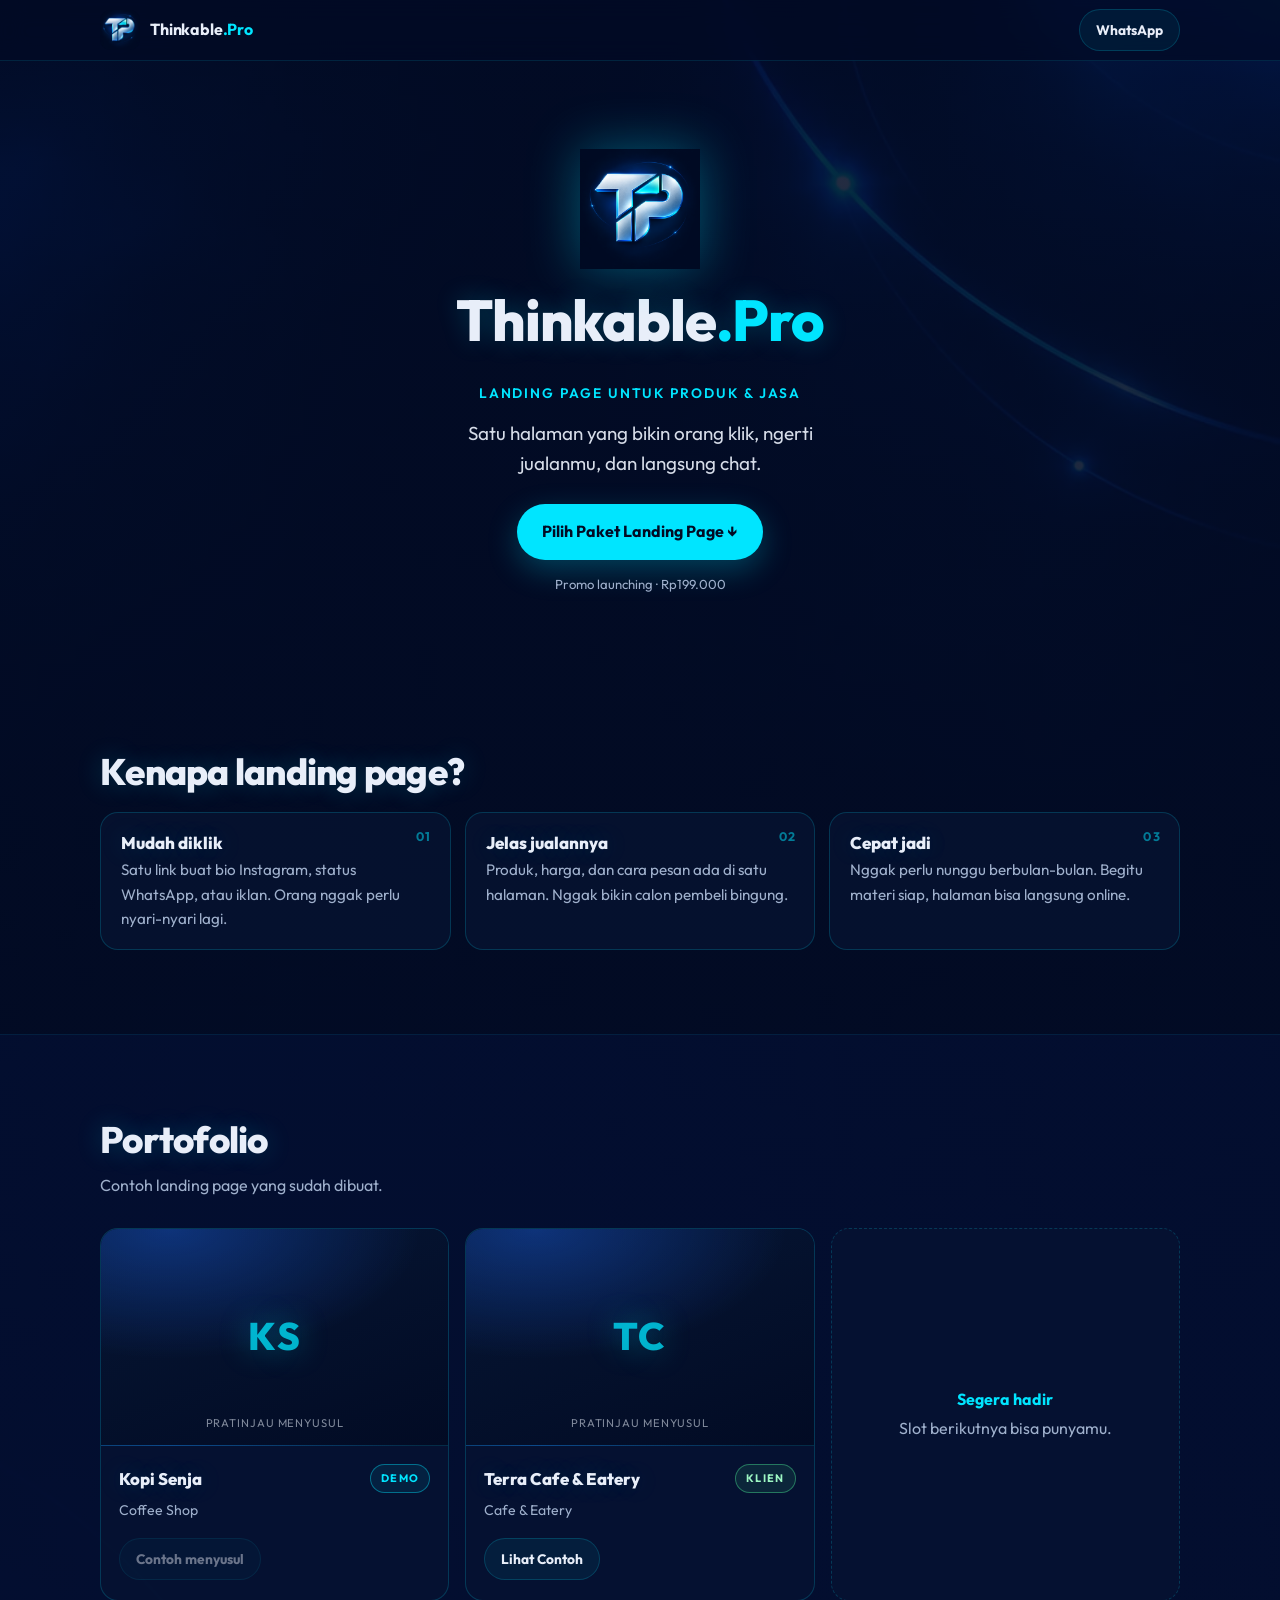
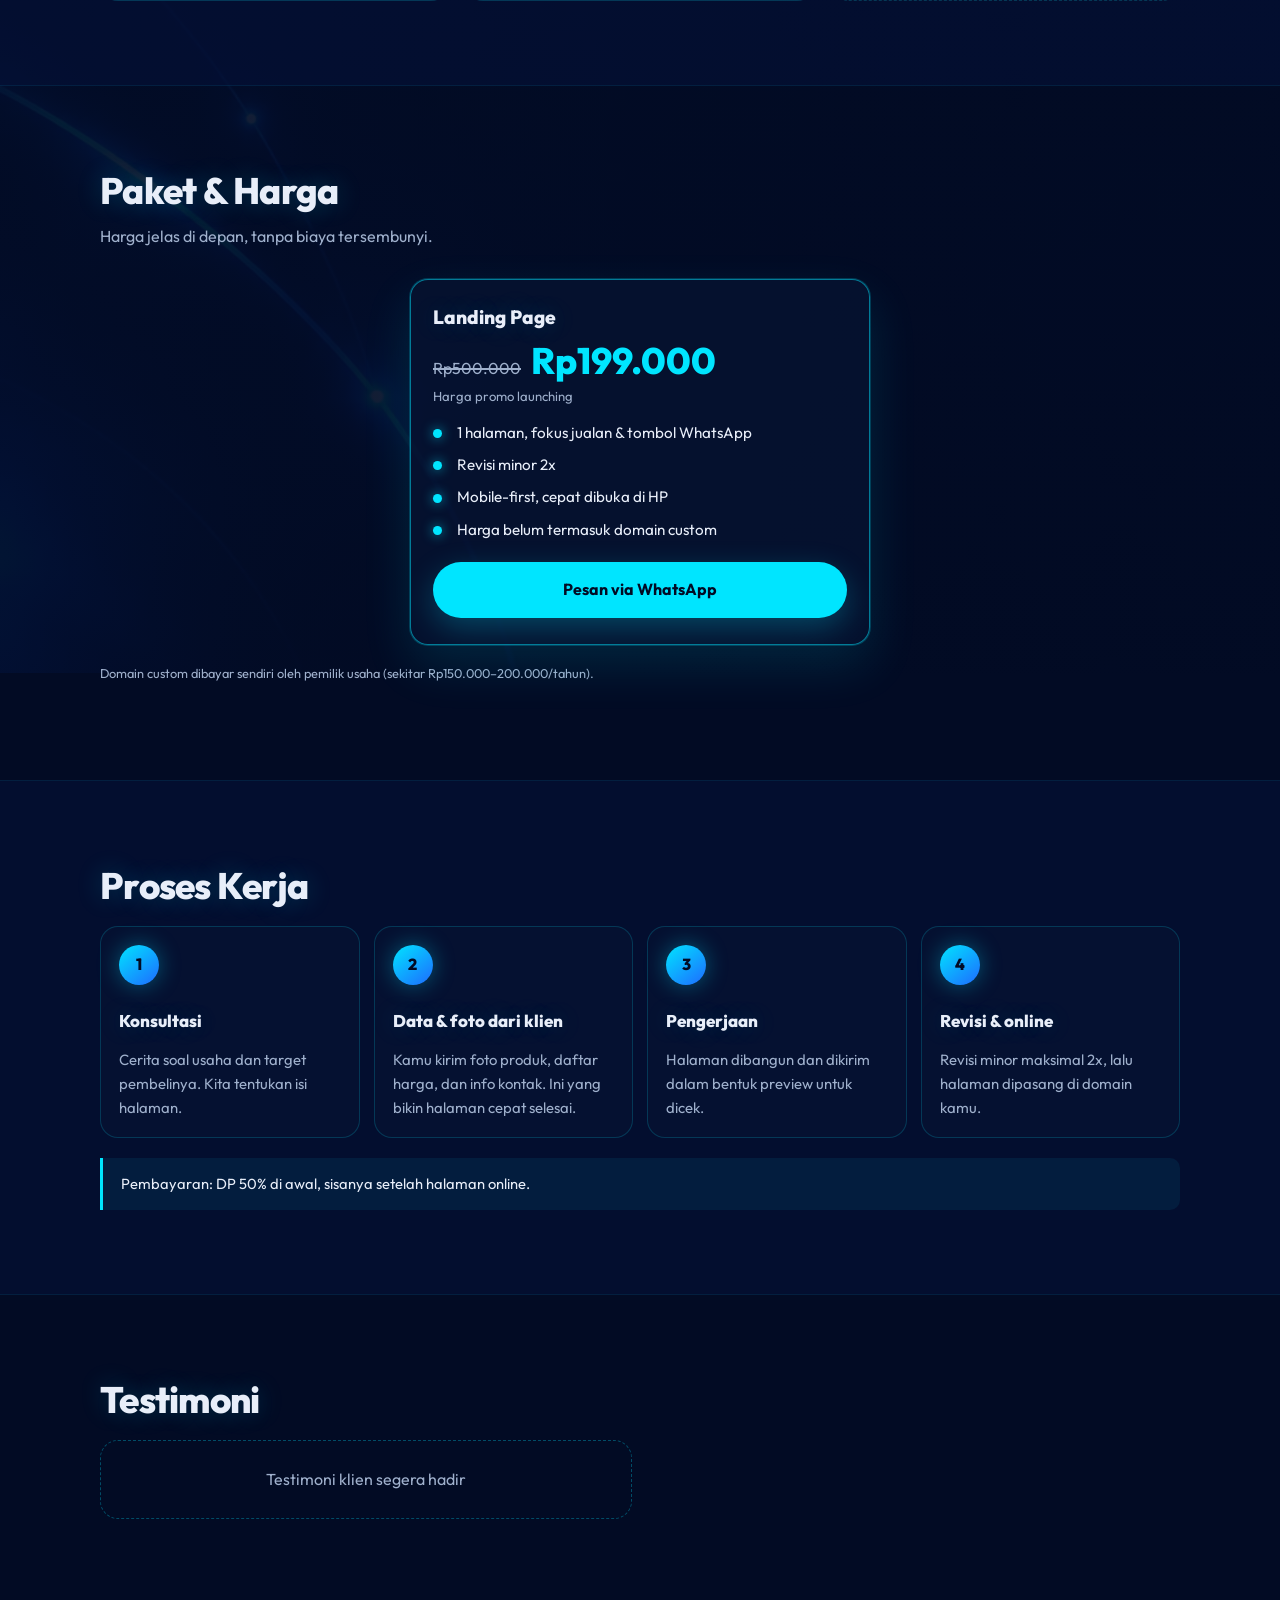
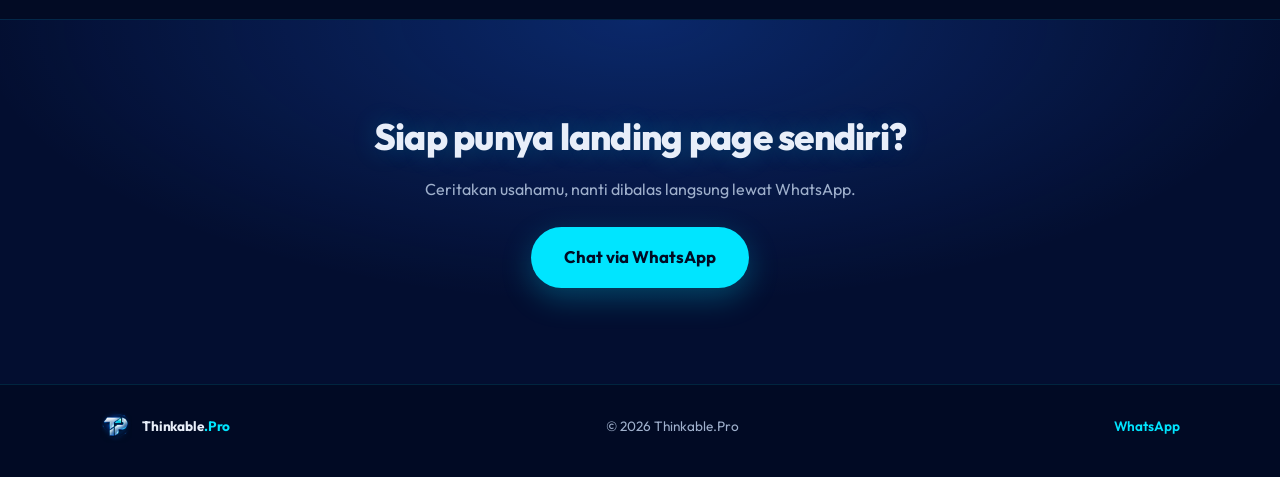
<file: index.html>
<!DOCTYPE html>
<html lang="id">
<head>
  <meta charset="UTF-8" />
  <meta name="viewport" content="width=device-width, initial-scale=1.0" />
  <title>Thinkable.Pro — Landing Page untuk Produk & Jasa</title>
  <meta name="description" content="Jasa pembuatan landing page untuk produk dan jasa. Satu halaman, jelas jualannya, tombol WhatsApp langsung. Mulai Rp199.000." />
  <meta name="theme-color" content="#020B24" />

  <meta property="og:type" content="website" />
  <meta property="og:title" content="Thinkable.Pro — Landing Page untuk Produk & Jasa" />
  <meta property="og:description" content="Landing page yang bikin orang klik, ngerti, dan langsung chat kamu. Mulai Rp199.000." />
  <meta property="og:image" content="assets/banner.png" />
  <meta name="twitter:card" content="summary_large_image" />

  <link rel="icon" type="image/png" href="assets/logo.png" />
  <link rel="apple-touch-icon" href="assets/logo.png" />

  <link rel="preconnect" href="https://fonts.googleapis.com" />
  <link rel="preconnect" href="https://fonts.gstatic.com" crossorigin />
  <link href="https://fonts.googleapis.com/css2?family=Outfit:wght@300;400;600;700;800&display=swap" rel="stylesheet" />

  <link rel="stylesheet" href="style.css" />
</head>
<body>
  <a class="skip-link" href="#main">Langsung ke konten</a>

  <header class="site-header">
    <div class="wrap header-inner">
      <a class="brand" href="#hero" aria-label="Thinkable.Pro, kembali ke atas">
        <img src="assets/logo.png" alt="Logo Thinkable.Pro" width="40" height="40" />
        <span>Thinkable<span class="dot">.Pro</span></span>
      </a>
      <a class="btn btn-ghost btn-sm" data-wa href="#" target="_blank" rel="noopener noreferrer">
        WhatsApp
      </a>
    </div>
  </header>

  <main id="main">
    <!-- 1. HERO -->
    <section id="hero" class="hero">
      <div class="wrap hero-inner">
        <img class="hero-logo" src="assets/logo.png" alt="Logo Thinkable.Pro" width="120" height="120" />
        <h1>Thinkable<span class="dot">.Pro</span></h1>
        <p class="tagline">Landing Page untuk Produk &amp; Jasa</p>
        <p class="promise">Satu halaman yang bikin orang klik, ngerti jualanmu, dan langsung chat.</p>
        <a class="btn btn-primary" href="#paket">Pilih Paket Landing Page ↓</a>
        <p class="hero-note">Promo launching · Rp199.000</p>
      </div>
    </section>

    <!-- 2. KENAPA LANDING PAGE -->
    <section id="kenapa" class="section">
      <div class="wrap">
        <h2>Kenapa landing page?</h2>
        <ul class="reasons">
          <li class="reason reveal">
            <span class="reason-num">01</span>
            <h3>Mudah diklik</h3>
            <p>Satu link buat bio Instagram, status WhatsApp, atau iklan. Orang nggak perlu nyari-nyari lagi.</p>
          </li>
          <li class="reason reveal">
            <span class="reason-num">02</span>
            <h3>Jelas jualannya</h3>
            <p>Produk, harga, dan cara pesan ada di satu halaman. Nggak bikin calon pembeli bingung.</p>
          </li>
          <li class="reason reveal">
            <span class="reason-num">03</span>
            <h3>Cepat jadi</h3>
            <p>Nggak perlu nunggu berbulan-bulan. Begitu materi siap, halaman bisa langsung online.</p>
          </li>
        </ul>
      </div>
    </section>

    <!-- 3. PORTOFOLIO -->
    <section id="portofolio" class="section section-alt">
      <div class="wrap">
        <h2>Portofolio</h2>
        <p class="section-sub">Contoh landing page yang sudah dibuat.</p>
        <div id="projects-grid" class="grid grid-3"></div>
      </div>
    </section>

    <!-- 4. PAKET & HARGA -->
    <section id="paket" class="section">
      <div class="wrap">
        <h2>Paket &amp; Harga</h2>
        <p class="section-sub">Harga jelas di depan, tanpa biaya tersembunyi.</p>
        <div id="packages-grid" class="grid grid-2"></div>
        <p class="fineprint">Domain custom dibayar sendiri oleh pemilik usaha (sekitar Rp150.000–200.000/tahun).</p>
      </div>
    </section>

    <!-- 5. PROSES KERJA -->
    <section id="proses" class="section section-alt">
      <div class="wrap">
        <h2>Proses Kerja</h2>
        <ol class="steps">
          <li class="step reveal">
            <span class="step-num">1</span>
            <h3>Konsultasi</h3>
            <p>Cerita soal usaha dan target pembelinya. Kita tentukan isi halaman.</p>
          </li>
          <li class="step reveal">
            <span class="step-num">2</span>
            <h3>Data &amp; foto dari klien</h3>
            <p>Kamu kirim foto produk, daftar harga, dan info kontak. Ini yang bikin halaman cepat selesai.</p>
          </li>
          <li class="step reveal">
            <span class="step-num">3</span>
            <h3>Pengerjaan</h3>
            <p>Halaman dibangun dan dikirim dalam bentuk preview untuk dicek.</p>
          </li>
          <li class="step reveal">
            <span class="step-num">4</span>
            <h3>Revisi &amp; online</h3>
            <p>Revisi minor maksimal 2x, lalu halaman dipasang di domain kamu.</p>
          </li>
        </ol>
        <p class="dp-note">Pembayaran: DP 50% di awal, sisanya setelah halaman online.</p>
      </div>
    </section>

    <!-- 6. TESTIMONI -->
    <section id="testimoni" class="section">
      <div class="wrap">
        <h2>Testimoni</h2>
        <div id="testimonials" class="testimonials"></div>
      </div>
    </section>

    <!-- 7. CTA PENUTUP -->
    <section class="cta-final">
      <div class="wrap">
        <h2>Siap punya landing page sendiri?</h2>
        <p>Ceritakan usahamu, nanti dibalas langsung lewat WhatsApp.</p>
        <a class="btn btn-primary btn-lg" data-wa href="#" target="_blank" rel="noopener noreferrer">
          Chat via WhatsApp
        </a>
      </div>
    </section>
  </main>

  <footer class="site-footer">
    <div class="wrap footer-inner">
      <a class="brand" href="#hero" aria-label="Thinkable.Pro">
        <img src="assets/logo.png" alt="" width="32" height="32" />
        <span>Thinkable<span class="dot">.Pro</span></span>
      </a>
      <p class="copyright">© <span id="year">2026</span> Thinkable.Pro</p>
      <a class="footer-wa" data-wa href="#" target="_blank" rel="noopener noreferrer">WhatsApp</a>
    </div>
  </footer>

  <script src="config.js"></script>
  <script src="script.js"></script>
</body>
</html>
</file>
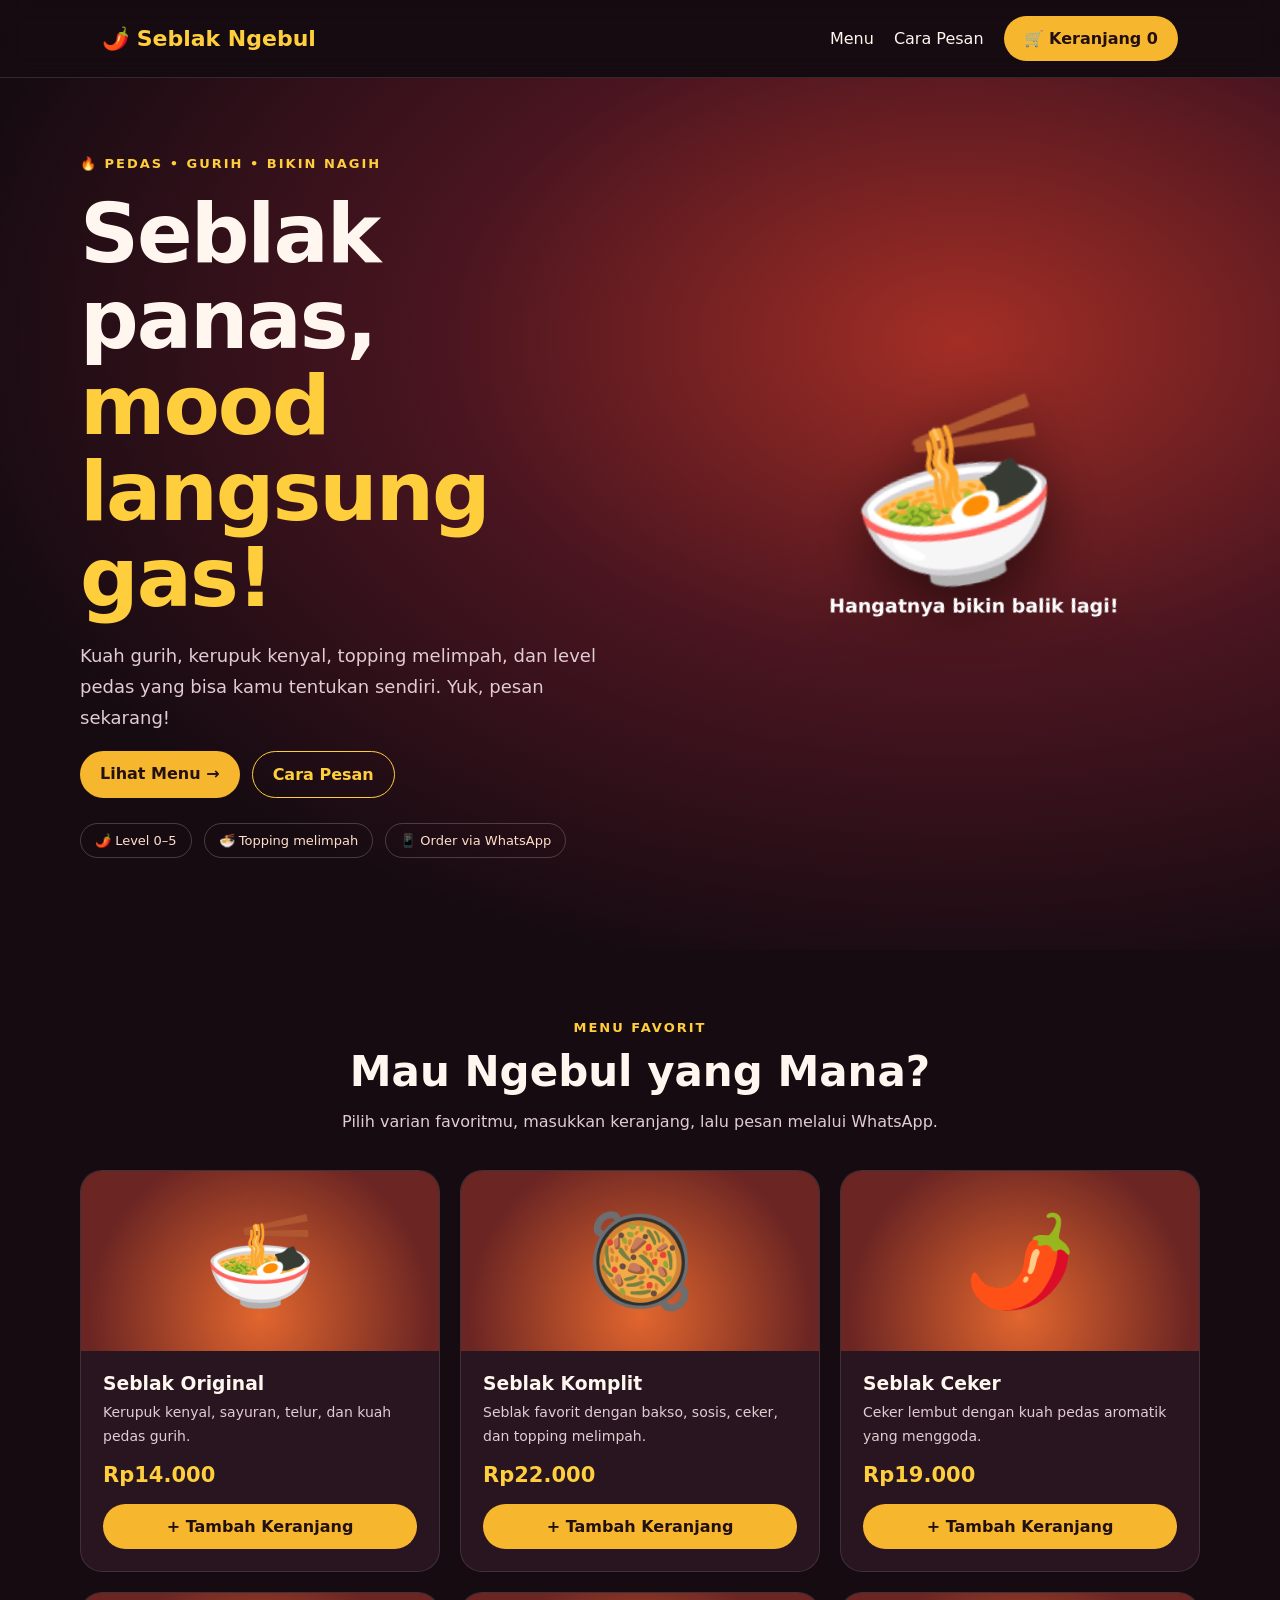
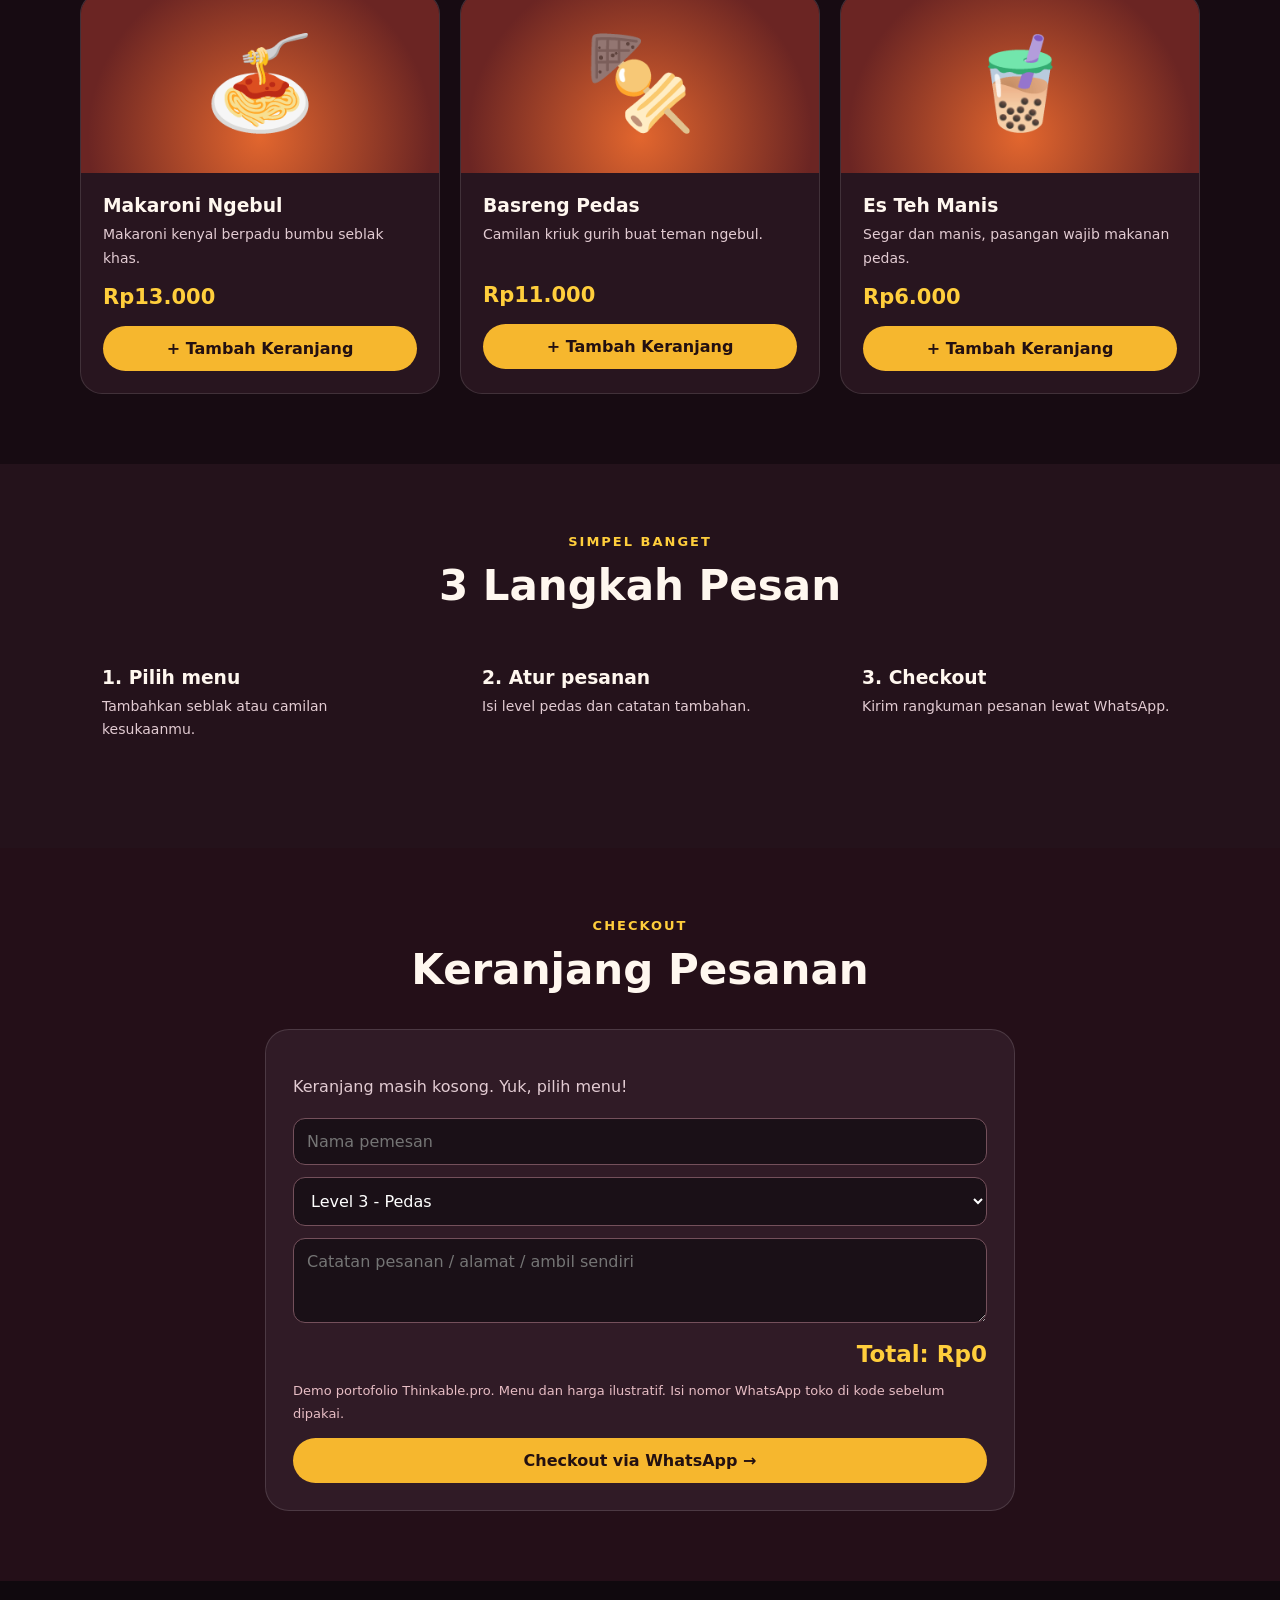
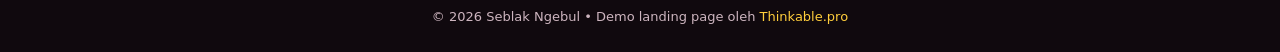
<file: demos/seblak-ngebul/index.html>
<!doctype html>
<html lang="id"><head><meta charset="utf-8"><meta name="viewport" content="width=device-width,initial-scale=1"><meta name="theme-color" content="#170b12"><meta name="description" content="Seblak Ngebul - seblak pedas, gurih, dan bikin nagih. Demo landing page kuliner dari Thinkable.pro"><title>Seblak Ngebul | Pedasnya Nendang!</title><style>
:root{font-family:Inter,system-ui,Arial,sans-serif;color:#fff7ef;background:#170b12}*{box-sizing:border-box}body{margin:0}a{color:inherit;text-decoration:none}button{font:inherit;cursor:pointer}header{position:sticky;top:0;z-index:5;background:#170b12e8;backdrop-filter:blur(12px);border-bottom:1px solid #ffffff20}.nav{max-width:1120px;margin:auto;padding:16px 22px;display:flex;align-items:center;justify-content:space-between;gap:16px}.logo{font-weight:900;font-size:22px;color:#ffce3c}.navlinks{display:flex;gap:20px;align-items:center}.btn{border:0;background:#f6b72e;color:#231011;padding:13px 20px;border-radius:999px;font-weight:800;display:inline-block}.btn:hover{background:#ffda63}.outline{background:transparent;border:1px solid #ffce3c;color:#ffce3c}.hero{background:radial-gradient(ellipse at 75% 30%,#a32e25 0%,#4a1520 38%,#170b12 75%);padding:78px 22px 92px}.wrap{max-width:1120px;margin:auto}.heroGrid{display:grid;grid-template-columns:1.1fr .9fr;align-items:center;gap:38px}.eyebrow{color:#ffce3c;font-size:13px;text-transform:uppercase;letter-spacing:2px;font-weight:800}h1{font-size:clamp(44px,6.5vw,82px);letter-spacing:-2px;line-height:1.05;margin:20px 0}h1 span{color:#ffce3c}p{line-height:1.7;color:#e2cbd2}.hero p{max-width:550px;font-size:18px}.heroArt{font-size:170px;text-align:center;filter:drop-shadow(0 18px 30px #0009);transform:rotate(-10deg)}.heroArt small{display:block;font-size:19px;color:#fff;font-weight:800;transform:rotate(10deg)}.chips{display:flex;gap:12px;flex-wrap:wrap;margin-top:25px}.chip{border:1px solid #ffffff33;padding:9px 14px;border-radius:999px;color:#ffdfcb;font-size:13px}section{padding:70px 22px}.sectionhead{text-align:center;margin-bottom:35px}.sectionhead h2{font-size:clamp(29px,4vw,42px);margin:12px 0}.sectionhead p{max-width:600px;margin:auto}.products{display:grid;grid-template-columns:repeat(3,1fr);gap:20px}.product{border:1px solid #ffffff1e;border-radius:22px;background:#28151f;overflow:hidden}.illustration{height:180px;background:radial-gradient(circle at 50% 80%,#e2662e,#6b2523 75%);display:flex;justify-content:center;align-items:center;font-size:90px}.content{padding:22px}.content h3{margin:0 0 7px}.content p{font-size:14px;min-height:46px;margin:0 0 14px}.price{font-weight:900;color:#ffce3c;font-size:21px;margin-bottom:17px}.content button{width:100%}#cart{background:#240f18}.cartwrap{max-width:750px;margin:auto;background:#301b26;border:1px solid #ffffff22;border-radius:24px;padding:27px}.cartitem{display:flex;align-items:center;justify-content:space-between;gap:12px;border-bottom:1px solid #ffffff21;padding:15px 0}.qty{display:flex;align-items:center;gap:12px}.qty button{background:#58313b;color:#fff;border:0;border-radius:8px;width:30px;height:30px}.fields{display:grid;gap:12px;margin:18px 0}.fields input,.fields select,.fields textarea{width:100%;background:#1a1017;color:#fff;border:1px solid #74505b;border-radius:12px;padding:13px;font:inherit}.carttotal{font-size:23px;font-weight:900;text-align:right;color:#ffce3c}.note{font-size:13px;color:#e7bdc4}.footer{background:#10090e;text-align:center;padding:28px 18px;color:#cdb5bf;font-size:13px}.footer a{color:#ffce3c}@media(max-width:760px){.navlinks a:not(.btn){display:none}.heroGrid{grid-template-columns:1fr}.hero{padding:55px 22px}.heroArt{font-size:110px}.products{grid-template-columns:1fr}section{padding:50px 18px}.cartwrap{padding:18px}.nav{padding:12px 16px}.logo{font-size:19px}}
</style></head><body>
<header><nav class="nav"><a class="logo" href="#">🌶️ Seblak Ngebul</a><div class="navlinks"><a href="#menu">Menu</a><a href="#cara">Cara Pesan</a><a href="#cart" class="btn">🛒 Keranjang <span id="count">0</span></a></div></nav></header>
<main><div class="hero"><div class="wrap heroGrid"><div><div class="eyebrow">🔥 Pedas • Gurih • Bikin Nagih</div><h1>Seblak panas,<br><span>mood langsung gas!</span></h1><p>Kuah gurih, kerupuk kenyal, topping melimpah, dan level pedas yang bisa kamu tentukan sendiri. Yuk, pesan sekarang!</p><div style="display:flex;gap:12px;flex-wrap:wrap"><a href="#menu" class="btn">Lihat Menu →</a><a href="#cara" class="btn outline">Cara Pesan</a></div><div class="chips"><span class="chip">🌶️ Level 0–5</span><span class="chip">🍜 Topping melimpah</span><span class="chip">📱 Order via WhatsApp</span></div></div><div class="heroArt" aria-label="ilustrasi mangkuk seblak">🍜<small>Hangatnya bikin balik lagi!</small></div></div></div>
<section id="menu"><div class="wrap"><div class="sectionhead"><div class="eyebrow">Menu Favorit</div><h2>Mau Ngebul yang Mana?</h2><p>Pilih varian favoritmu, masukkan keranjang, lalu pesan melalui WhatsApp.</p></div><div class="products" id="products"></div></div></section>
<section id="cara" style="background:#24121b"><div class="wrap"><div class="sectionhead"><div class="eyebrow">Simpel Banget</div><h2>3 Langkah Pesan</h2></div><div class="products"><div class="content"><h3>1. Pilih menu</h3><p>Tambahkan seblak atau camilan kesukaanmu.</p></div><div class="content"><h3>2. Atur pesanan</h3><p>Isi level pedas dan catatan tambahan.</p></div><div class="content"><h3>3. Checkout</h3><p>Kirim rangkuman pesanan lewat WhatsApp.</p></div></div></div></section>
<section id="cart"><div class="wrap"><div class="sectionhead"><div class="eyebrow">Checkout</div><h2>Keranjang Pesanan</h2></div><div class="cartwrap"><div id="cartitems"><p>Keranjang masih kosong. Yuk, pilih menu!</p></div><div class="fields"><input id="buyer" aria-label="Nama pemesan" placeholder="Nama pemesan"><select id="level" aria-label="Level pedas"><option value="0">Level 0 - Tidak pedas</option><option value="1">Level 1 - Santai</option><option value="2">Level 2 - Sedang</option><option value="3" selected>Level 3 - Pedas</option><option value="4">Level 4 - Extra pedas</option><option value="5">Level 5 - Ngebul!</option></select><textarea id="notes" rows="3" placeholder="Catatan pesanan / alamat / ambil sendiri"></textarea></div><div class="carttotal" id="total">Total: Rp0</div><p class="note">Demo portofolio Thinkable.pro. Menu dan harga ilustratif. Isi nomor WhatsApp toko di kode sebelum dipakai.</p><button id="checkout" class="btn" style="width:100%">Checkout via WhatsApp →</button></div></div></section></main>
<footer class="footer">© 2026 Seblak Ngebul • Demo landing page oleh <a href="https://thinkable.pro" target="_blank" rel="noopener">Thinkable.pro</a></footer>
<script>
const WHATSAPP_NUMBER="6287895582152"; // Ganti dengan nomor pemilik toko, format 62812...
const items=[{name:"Seblak Original",price:14000,desc:"Kerupuk kenyal, sayuran, telur, dan kuah pedas gurih.",emoji:"🍜"},{name:"Seblak Komplit",price:22000,desc:"Seblak favorit dengan bakso, sosis, ceker, dan topping melimpah.",emoji:"🥘"},{name:"Seblak Ceker",price:19000,desc:"Ceker lembut dengan kuah pedas aromatik yang menggoda.",emoji:"🌶️"},{name:"Makaroni Ngebul",price:13000,desc:"Makaroni kenyal berpadu bumbu seblak khas.",emoji:"🍝"},{name:"Basreng Pedas",price:11000,desc:"Camilan kriuk gurih buat teman ngebul.",emoji:"🍢"},{name:"Es Teh Manis",price:6000,desc:"Segar dan manis, pasangan wajib makanan pedas.",emoji:"🧋"}];
const cart={};const rupiah=n=>"Rp"+n.toLocaleString("id-ID");
document.getElementById("products").innerHTML=items.map((x,i)=>'<article class="product"><div class="illustration">'+x.emoji+'</div><div class="content"><h3>'+x.name+'</h3><p>'+x.desc+'</p><div class="price">'+rupiah(x.price)+'</div><button class="btn" onclick="add('+i+')">+ Tambah Keranjang</button></div></article>').join("");
function add(i){cart[i]=(cart[i]||0)+1;render()}function change(i,n){cart[i]=(cart[i]||0)+n;if(cart[i]<=0)delete cart[i];render()}
function render(){let total=0,count=0;let rows=Object.entries(cart).map(([k,q])=>{let x=items[k];count+=q;total+=x.price*q;return '<div class="cartitem"><div><strong>'+x.name+'</strong><div class="note">'+rupiah(x.price*q)+'</div></div><div class="qty"><button onclick="change('+k+',-1)" aria-label="Kurangi">−</button>'+q+'<button onclick="change('+k+',1)" aria-label="Tambah">+</button></div></div>'}).join("");document.getElementById("cartitems").innerHTML=rows||'<p>Keranjang masih kosong. Yuk, pilih menu!</p>';document.getElementById("total").textContent="Total: "+rupiah(total);document.getElementById("count").textContent=count}render();
document.getElementById("checkout").addEventListener("click",()=>{if(!Object.keys(cart).length)return alert("Keranjang masih kosong.");if(!WHATSAPP_NUMBER)return alert("Ini website demo. Isi WHATSAPP_NUMBER di index.html sebelum checkout dapat digunakan.");const name=document.getElementById("buyer").value.trim()||"Pelanggan";const level=document.getElementById("level").value;const note=document.getElementById("notes").value.trim()||"-";let total=0;let lines=Object.entries(cart).map(([k,q])=>{let x=items[k];total+=q*x.price;return '• '+x.name+' x'+q+' = '+rupiah(q*x.price)});const msg='Halo Seblak Ngebul! Saya ingin pesan:%0A'+encodeURIComponent('Nama: '+name+'\n'+lines.join('\n')+'\nLevel pedas: '+level+'\nCatatan: '+note+'\nTotal: '+rupiah(total));window.open('https://wa.me/'+WHATSAPP_NUMBER+'?text='+msg,'_blank','noopener')});
</script></body></html>
</file>
<file: style.css>
/* Thinkable.Pro — mobile-first, tanpa build step */

:root {
  --navy-900: #020B24;
  --navy-800: #04123A;
  --navy-700: #081A4B;
  --cyan: #00E5FF;
  --blue: #1E6BFF;
  --silver: #E8EEF9;
  --muted: #9FB0CC;
  --line: rgba(0, 229, 255, 0.18);
  --card: rgba(8, 20, 50, 0.72);
  --radius: 18px;
  --wrap: 1120px;
}

*,
*::before,
*::after { box-sizing: border-box; }

html { scroll-behavior: smooth; }

section[id] { scroll-margin-top: 76px; }

body {
  margin: 0;
  font-family: "Outfit", "Poppins", system-ui, -apple-system, "Segoe UI", sans-serif;
  color: var(--silver);
  background-color: var(--navy-900);
  background-image:
    linear-gradient(180deg, rgba(2, 11, 36, 0.86) 0%, rgba(2, 11, 36, 0.92) 45%, rgba(2, 11, 36, 0.96) 100%),
    url("assets/bg.webp");
  background-size: cover, cover;
  background-position: center top, center top;
  background-attachment: scroll, fixed;
  background-repeat: no-repeat, no-repeat;
  line-height: 1.6;
  -webkit-font-smoothing: antialiased;
  overflow-x: hidden;
}

img { max-width: 100%; display: block; }

h1, h2, h3 {
  line-height: 1.15;
  margin: 0 0 0.5em;
  font-weight: 800;
  letter-spacing: -0.02em;
  text-shadow: 0 0 26px rgba(0, 229, 255, 0.22);
}

h1 { font-size: clamp(2.2rem, 9vw, 3.6rem); }
h2 { font-size: clamp(1.55rem, 5.5vw, 2.3rem); }
h3 { font-size: 1.06rem; letter-spacing: 0; }

p { margin: 0 0 1em; color: var(--muted); }

.dot { color: var(--cyan); }

.wrap {
  width: 100%;
  max-width: var(--wrap);
  margin-inline: auto;
  padding-inline: 20px;
}

.skip-link {
  position: absolute;
  left: -999px;
  top: 0;
  background: var(--cyan);
  color: var(--navy-900);
  padding: 10px 16px;
  border-radius: 0 0 10px 0;
  font-weight: 700;
  z-index: 100;
}
.skip-link:focus { left: 0; }

/* ---------- Buttons ---------- */
.btn {
  display: inline-flex;
  align-items: center;
  justify-content: center;
  gap: 8px;
  text-decoration: none;
  font-weight: 700;
  border-radius: 999px;
  border: 1px solid transparent;
  transition: transform 0.18s ease, box-shadow 0.18s ease, background 0.18s ease, color 0.18s ease;
  cursor: pointer;
}

.btn-primary {
  background: var(--cyan);
  color: var(--navy-900);
  padding: 14px 24px;
  box-shadow: 0 0 0 rgba(0, 229, 255, 0), 0 10px 30px rgba(0, 229, 255, 0.25);
}
.btn-primary:hover { box-shadow: 0 0 24px rgba(0, 229, 255, 0.55); transform: translateY(-2px); }
.btn-primary:active { transform: translateY(0); }

.btn-ghost {
  color: var(--silver);
  border-color: var(--line);
  background: rgba(0, 229, 255, 0.06);
  padding: 12px 20px;
}
.btn-ghost:hover { border-color: var(--cyan); color: var(--cyan); }

.btn-sm { padding: 9px 16px; font-size: 0.86rem; }
.btn-lg { padding: 16px 32px; font-size: 1.05rem; }

.btn[aria-disabled="true"] {
  opacity: 0.45;
  pointer-events: none;
  box-shadow: none;
}

:focus-visible {
  outline: 2px solid var(--cyan);
  outline-offset: 3px;
  border-radius: 6px;
}

/* ---------- Header ---------- */
.site-header {
  position: sticky;
  top: 0;
  z-index: 50;
  backdrop-filter: blur(12px);
  background: rgba(2, 11, 36, 0.72);
  border-bottom: 1px solid rgba(0, 229, 255, 0.12);
}

.header-inner {
  display: flex;
  align-items: center;
  justify-content: space-between;
  gap: 12px;
  min-height: 60px;
}

.brand {
  display: inline-flex;
  align-items: center;
  gap: 10px;
  text-decoration: none;
  color: var(--silver);
  font-weight: 700;
  letter-spacing: -0.01em;
}
.brand img { border-radius: 10px; }

/* ---------- Hero ---------- */
.hero { padding: clamp(40px, 10vw, 88px) 0 clamp(36px, 8vw, 72px); }

.hero-inner { text-align: center; display: flex; flex-direction: column; align-items: center; }

.hero-logo {
  width: clamp(84px, 22vw, 120px);
  height: auto;
  margin-bottom: 18px;
  filter: drop-shadow(0 0 26px rgba(0, 229, 255, 0.35));
}

.hero .tagline {
  color: var(--cyan);
  font-weight: 600;
  text-transform: uppercase;
  letter-spacing: 0.14em;
  font-size: clamp(0.7rem, 2.6vw, 0.86rem);
  margin: 0 0 14px;
}

.hero .promise {
  max-width: 34ch;
  font-size: clamp(1rem, 3.6vw, 1.18rem);
  color: var(--silver);
  opacity: 0.92;
  margin-bottom: 26px;
}

.hero-note {
  margin: 14px 0 0;
  font-size: 0.82rem;
  color: var(--muted);
}

/* ---------- Sections ---------- */
.section { padding: clamp(44px, 9vw, 84px) 0; }
.section-alt { background: rgba(4, 18, 58, 0.55); border-block: 1px solid rgba(0, 229, 255, 0.08); }
.section-sub { margin-top: -0.4em; margin-bottom: 1.8em; }

/* ---------- Reasons ---------- */
.reasons {
  list-style: none;
  margin: 0;
  padding: 0;
  display: grid;
  gap: 14px;
}

.reason {
  position: relative;
  padding: 20px 20px 18px;
  background: var(--card);
  border: 1px solid var(--line);
  border-radius: var(--radius);
}
.reason h3 { margin-bottom: 6px; }
.reason p { margin: 0; font-size: 0.95rem; }

.reason-num {
  position: absolute;
  top: 14px;
  right: 18px;
  font-size: 0.78rem;
  font-weight: 700;
  letter-spacing: 0.1em;
  color: rgba(0, 229, 255, 0.5);
}

/* ---------- Grids ---------- */
.grid { display: grid; gap: 16px; }
@media (min-width: 620px) {
  .grid-2 { grid-template-columns: repeat(2, 1fr); }
  .grid-3 { grid-template-columns: repeat(2, 1fr); }
}
@media (min-width: 900px) {
  .grid-3 { grid-template-columns: repeat(3, 1fr); }
  .reasons { grid-template-columns: repeat(3, 1fr); }
}

/* ---------- Cards ---------- */
.card {
  display: flex;
  flex-direction: column;
  background: var(--card);
  border: 1px solid var(--line);
  border-radius: var(--radius);
  overflow: hidden;
  transition: transform 0.2s ease, border-color 0.2s ease, box-shadow 0.2s ease;
}
.card:hover {
  transform: translateY(-3px);
  border-color: rgba(0, 229, 255, 0.45);
  box-shadow: 0 18px 40px rgba(0, 0, 0, 0.35);
}

.card-thumb {
  aspect-ratio: 16 / 10;
  display: grid;
  place-items: center;
  background:
    radial-gradient(120% 100% at 20% 0%, rgba(30, 107, 255, 0.35), transparent 60%),
    linear-gradient(160deg, #061634 0%, #020B24 100%);
  border-bottom: 1px solid rgba(0, 229, 255, 0.12);
  position: relative;
  overflow: hidden;
}
.card-thumb img { width: 100%; height: 100%; object-fit: cover; }
.card-thumb-initial {
  font-size: 2.4rem;
  font-weight: 800;
  color: rgba(0, 229, 255, 0.75);
  letter-spacing: 0.04em;
  text-shadow: 0 0 30px rgba(0, 229, 255, 0.35);
}

.card-thumb-caption {
  position: absolute;
  bottom: 12px;
  left: 50%;
  transform: translateX(-50%);
  font-size: 0.7rem;
  letter-spacing: 0.08em;
  text-transform: uppercase;
  color: rgba(232, 238, 249, 0.55);
  white-space: nowrap;
}

.card-body { padding: 18px 18px 20px; display: flex; flex-direction: column; gap: 6px; flex: 1; }

.card-top { display: flex; align-items: center; justify-content: space-between; gap: 10px; }

.badge {
  font-size: 0.68rem;
  font-weight: 700;
  text-transform: uppercase;
  letter-spacing: 0.12em;
  padding: 5px 10px;
  border-radius: 999px;
  border: 1px solid rgba(0, 229, 255, 0.4);
  color: var(--cyan);
  background: rgba(0, 229, 255, 0.08);
  white-space: nowrap;
}
.badge-client {
  color: #9DF7C3;
  border-color: rgba(70, 220, 140, 0.45);
  background: rgba(70, 220, 140, 0.1);
}

.card-body h3 { margin: 0; font-size: 1.05rem; }
.card-business { font-size: 0.88rem; color: var(--muted); margin: 0; }
.card-link { margin-top: 10px; align-self: flex-start; }

.card-soon {
  border-style: dashed;
  display: grid;
  place-items: center;
  min-height: 220px;
  text-align: center;
  padding: 24px;
  color: var(--muted);
}
.card-soon strong { color: var(--cyan); display: block; margin-bottom: 4px; }

/* ---------- Package ---------- */
.grid-2.single { grid-template-columns: 1fr; max-width: 460px; margin-inline: auto; }
.package { padding: 26px 22px; text-align: left; }
.package.highlighted {
  border-color: rgba(0, 229, 255, 0.5);
  box-shadow: 0 0 0 1px rgba(0, 229, 255, 0.2), 0 20px 50px rgba(0, 229, 255, 0.12);
}
.package h3 { font-size: 1.2rem; }
.price-row { display: flex; align-items: baseline; gap: 10px; flex-wrap: wrap; margin: 6px 0 4px; }
.price-old {
  font-size: 1rem;
  color: var(--muted);
  text-decoration: line-through;
  text-decoration-thickness: 2px;
}
.price-now { font-size: clamp(1.8rem, 7vw, 2.3rem); font-weight: 800; color: var(--cyan); line-height: 1; }
.price-note { font-size: 0.82rem; color: var(--muted); margin: 0 0 14px; }

.feature-list { list-style: none; padding: 0; margin: 0 0 20px; display: grid; gap: 8px; }
.feature-list li { position: relative; padding-left: 24px; font-size: 0.95rem; color: var(--silver); }
.feature-list li::before {
  content: "";
  position: absolute;
  left: 0;
  top: 0.55em;
  width: 9px;
  height: 9px;
  border-radius: 50%;
  background: var(--cyan);
  box-shadow: 0 0 12px rgba(0, 229, 255, 0.7);
}
.package .btn { width: 100%; }

.fineprint { font-size: 0.8rem; color: var(--muted); margin-top: 18px; }

/* ---------- Steps ---------- */
.steps { list-style: none; padding: 0; margin: 0; display: grid; gap: 14px; counter-reset: step; }
.step {
  display: grid;
  grid-template-columns: 44px 1fr;
  gap: 14px;
  align-items: start;
  padding: 18px;
  background: var(--card);
  border: 1px solid var(--line);
  border-radius: var(--radius);
}
.step h3 { grid-column: 2; margin: 0 0 4px; }
.step p { grid-column: 2; margin: 0; font-size: 0.93rem; }
.step-num {
  width: 40px;
  height: 40px;
  border-radius: 50%;
  display: grid;
  place-items: center;
  font-weight: 800;
  color: var(--navy-900);
  background: linear-gradient(140deg, var(--cyan), var(--blue));
  box-shadow: 0 0 22px rgba(0, 229, 255, 0.35);
}
@media (min-width: 700px) {
  .steps { grid-template-columns: repeat(2, 1fr); }
}
@media (min-width: 1000px) {
  .steps { grid-template-columns: repeat(4, 1fr); }
  .step { grid-template-columns: 1fr; }
  .step h3, .step p { grid-column: 1; }
  .step h3 { margin-top: 12px; }
}

.dp-note {
  margin: 20px 0 0;
  padding: 14px 18px;
  border-left: 3px solid var(--cyan);
  background: rgba(0, 229, 255, 0.07);
  border-radius: 0 10px 10px 0;
  color: var(--silver);
  font-size: 0.92rem;
}

/* ---------- Testimonials ---------- */
.testimonials { display: grid; gap: 16px; }
@media (min-width: 760px) { .testimonials { grid-template-columns: repeat(2, 1fr); } }

.testimonial {
  background: var(--card);
  border: 1px solid var(--line);
  border-radius: var(--radius);
  padding: 22px;
}
.testimonial blockquote { margin: 0 0 12px; font-size: 1rem; color: var(--silver); }
.testimonial footer { font-size: 0.85rem; color: var(--muted); }

.testimonial-empty {
  padding: 26px 22px;
  border: 1px dashed rgba(0, 229, 255, 0.3);
  border-radius: var(--radius);
  color: var(--muted);
  text-align: center;
}

/* ---------- Final CTA ---------- */
.cta-final {
  padding: clamp(48px, 10vw, 96px) 0;
  text-align: center;
  background:
    radial-gradient(80% 120% at 50% 0%, rgba(30, 107, 255, 0.28), transparent 65%),
    rgba(4, 18, 58, 0.6);
  border-top: 1px solid rgba(0, 229, 255, 0.12);
}
.cta-final p { margin-bottom: 24px; }

/* ---------- Footer ---------- */
.site-footer {
  border-top: 1px solid rgba(0, 229, 255, 0.12);
  padding: 26px 0 34px;
  background: rgba(2, 11, 36, 0.9);
}
.footer-inner {
  display: flex;
  flex-wrap: wrap;
  align-items: center;
  justify-content: space-between;
  gap: 12px;
  font-size: 0.85rem;
}
.copyright { margin: 0; }
.footer-wa { color: var(--cyan); text-decoration: none; font-weight: 600; }
.footer-wa:hover { text-decoration: underline; }

/* ---------- Reveal (aktif hanya kalau JS jalan) ---------- */
.js .reveal {
  opacity: 0;
  transform: translateY(14px);
  transition: opacity 0.5s ease, transform 0.5s ease;
}
.js .reveal.is-visible { opacity: 1; transform: translateY(0); }

@media (prefers-reduced-motion: reduce) {
  html { scroll-behavior: auto; }
  .js .reveal,
  .js .reveal.is-visible {
    opacity: 1;
    transform: none;
    transition: none;
  }
  .card, .btn, .card:hover, .btn-primary:hover { transition: none; transform: none; }
}
</file>
